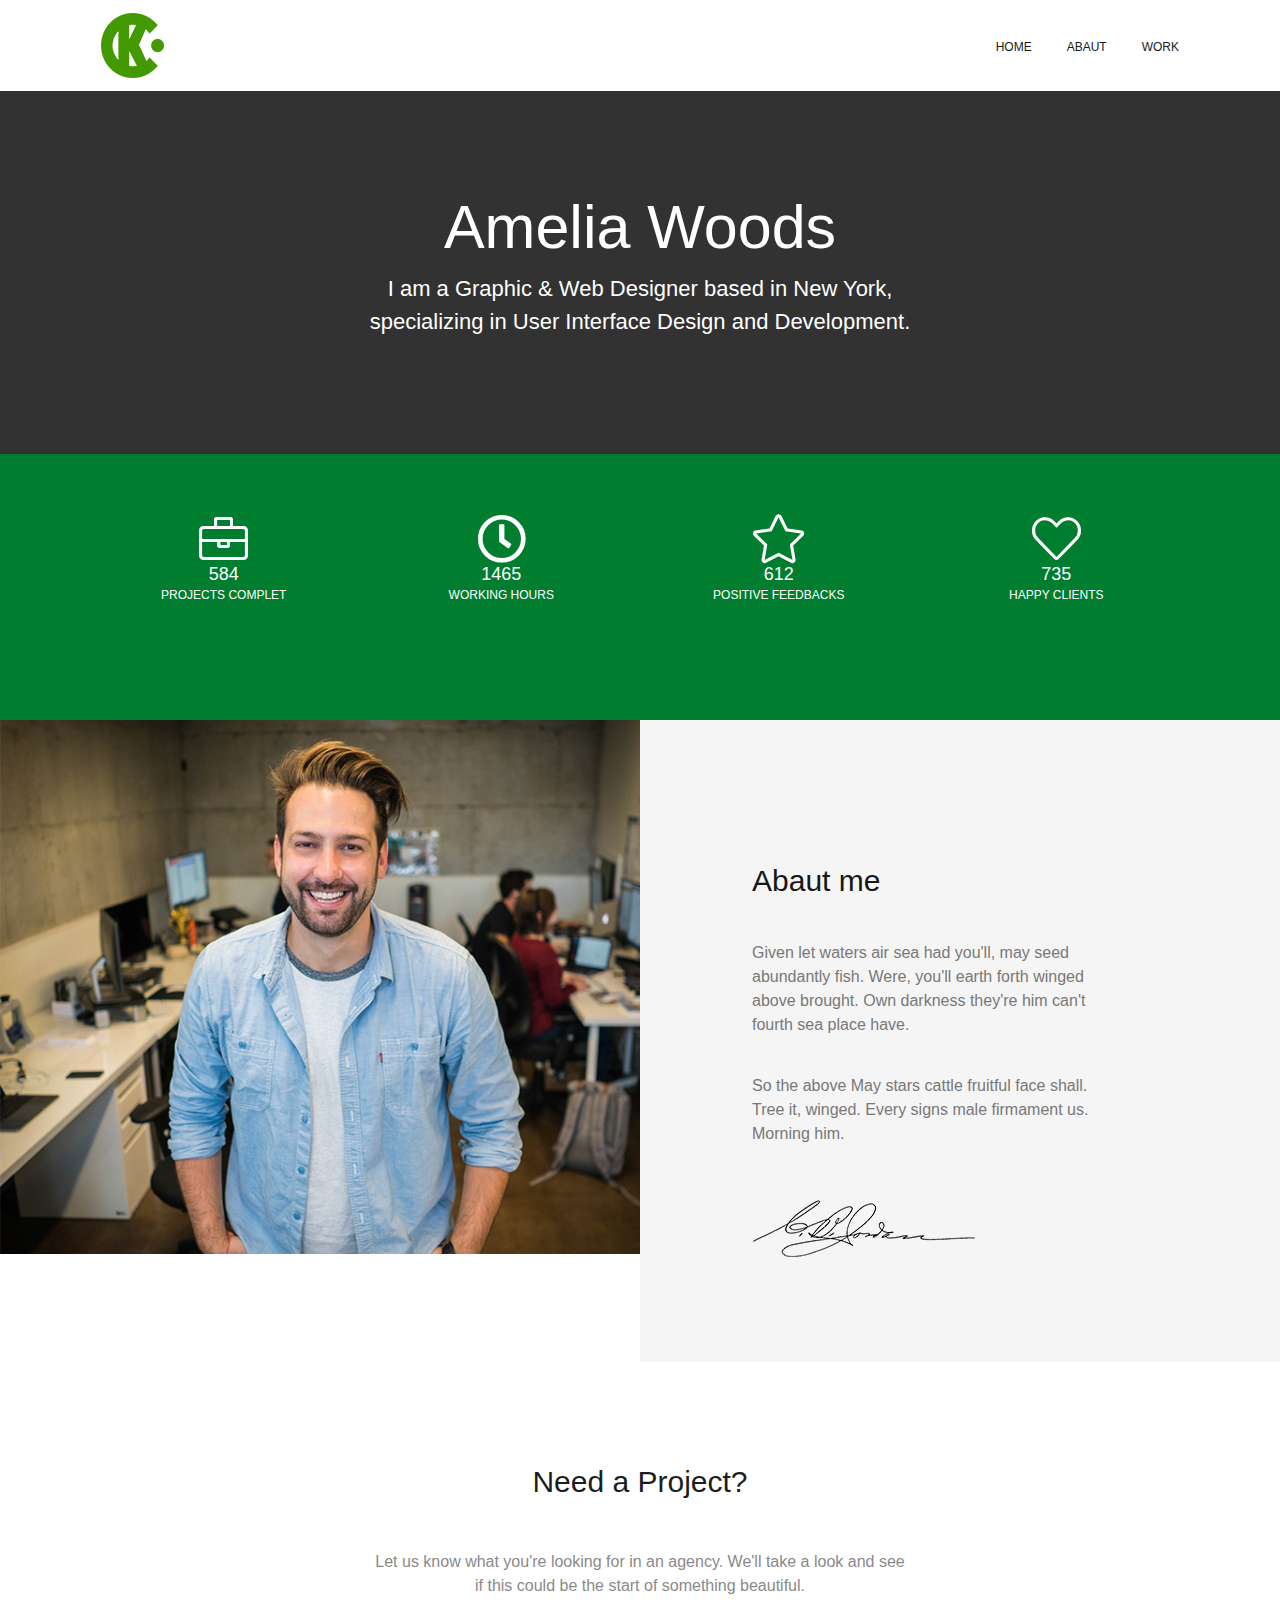
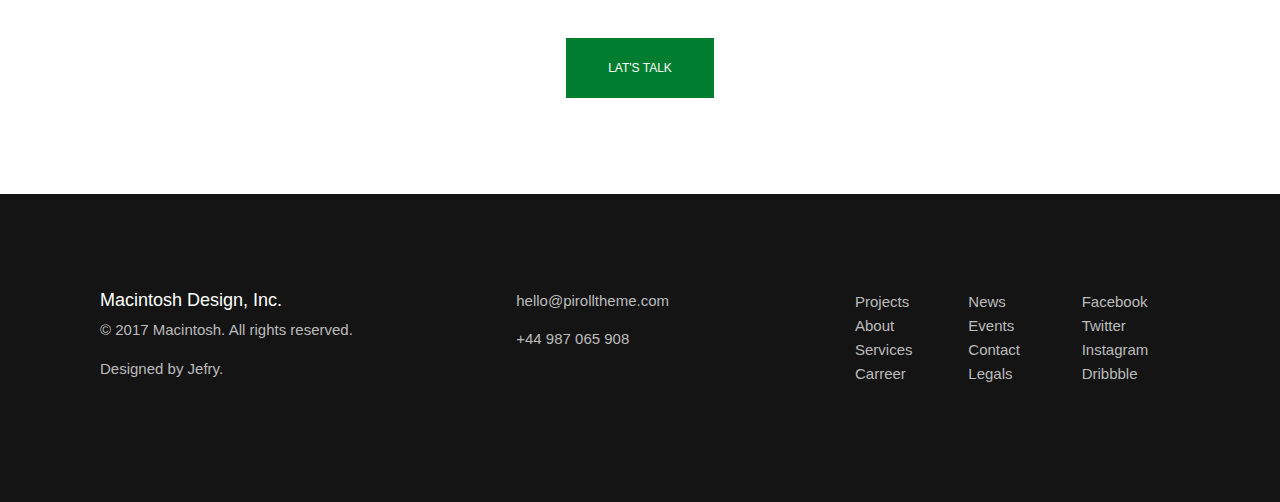
<file: about.html>
<!DOCTYPE html>
<html lang="en">

<head>
    <meta charset="UTF-8">
    <meta name="viewport" content="width=device-width, initial-scale=1.0">
    <meta http-equiv="X-UA-Compatible" content="ie=edge">
    <link rel="stylesheet" href="css/bootstrap.min.css">
    <link rel="stylesheet" href="css/all.min.css">
    <link rel="stylesheet" href="css/style-about.css">
    <title>Jaxa</title>
</head>

<body>
    <header>

        <div class="menyu">
            <div class="container">
                <nav class="navbar navbar-expand-lg navbar-light ">
                    <a class="navbar-brand" href="#"><img src="img/logo.png" alt=""></a>
                    <button class="navbar-toggler" type="button" data-toggle="collapse"
                        data-target="#navbarSupportedContent" aria-controls="navbarSupportedContent"
                        aria-expanded="false" aria-label="Toggle navigation">
                        <span class="navbar-toggler-icon"></span>
                    </button>
                    <div class="collapse navbar-collapse" id="navbarSupportedContent">
                        <ul class="navbar-nav ml-auto">
                            <li class="nav-item active">
                                <a class="header-nav-link" href="index.html">HOME</a>
                            </li>
                            <li class="nav-item">
                                <a class="header-nav-link" href="about.html">ABAUT</a>
                            </li>
                            <li class="nav-item">
                                <a class="header-nav-link" href="work.html">WORK</a>
                            </li>
                        </ul>
                    </div>
                </nav>
            </div>
        </div>
        <div class="header-text">
            <div class="container">
                <div class="row">
                    <h1>Amelia Woods</h1>
                    <p>I am a Graphic & Web Designer based in New York, specializing
                        in User Interface Design and Development.</p>
                </div>
            </div>
        </div>
    </header>

    <section>
        <div class="stacan">
            <div class="container">
                <div class="sec-1">
                    <div class="row">
                        <div class="col-lg-3 col-md-3 col-sm-6">
                            <div class="pepsi">
                                <i class="fal fa-briefcase"></i>
                                <h4>584</h4>
                                <p>projects complet</p>
                            </div>
                        </div>
                        <div class="col-lg-3 col-md-3 col-sm-6">
                            <div class="pepsi">
                                <i class="far fa-clock"></i>
                                <h4>1465</h4>
                                <p>working hours</p>
                            </div>
                        </div>
                        <div class="col-lg-3 col-md-3 col-sm-6">
                            <div class="pepsi">
                                <i class="fal fa-star"></i>
                                <h4>612</h4>
                                <p>POSITIVE FEEDBACKS</p>
                            </div>
                        </div>
                        <div class="col-lg-3 col-md-3 col-sm-6">
                            <div class="pepsi">
                                <i class="fal fa-heart"></i>
                                <h4>735</h4>
                                <p>HAPPY CLIENTS</p>
                            </div>
                        </div>
                    </div>
                </div>
            </div>
        </div>
        <div class="mma">
            <div class="row">
                <div class="col-lg-6 col-md-6 col-sm-6">
                    <img class="photo" src="img/image here.jpg" alt="">
                </div>
                <div class="col-lg-6 col-md-6 col-sm-6 imzo">
                    <div class="alamlar">
                        <h2>Abaut me</h2>
                        <p>Given let waters air sea had you'll, may seed abundantly fish.
                            Were, you'll earth forth winged above brought. Own darkness
                            they're him can't fourth sea place have.
                        </p>
                        <p>So the above May stars cattle fruitful face shall. Tree it, winged.
                            Every signs male firmament us. Morning him.</p>
                        <img src="img/imzo.png" alt="">
                    </div>
                </div>
            </div>
        </div>
        </div>

        <div class="xxx">
            <div class="container">
                <div class="row justify-content-center">
                    <div class="col-lg-8 col-md-8 col-sm-8">
                        <div class="need">
                            <h3>Need a Project?</h3>
                            <p>Let us know what you're looking for in an agency. We'll take a look and see <br>
                                if this could be the start of something beautiful.</p>
                            <button>LAT'S TALK</button>
                        </div>
                    </div>

                </div>
            </div>
        </div>

    </section>
    
    <footer>
        <div class="container">
            <div class="row justify-content-between">
                <div class="col-lg-4 col-md-6">
                    <h3>Macintosh Design, Inc.</h3>
                    <p>© 2017 Macintosh. All rights reserved.</p>
                    <p>Designed by Jefry.</p>
                </div>
                <div class="col-lg-3 col-md-6">
                    <p>hello@pirolltheme.com</p>
                    <p>+44 987 065 908</p>
                </div>
                <div class="col-lg-4 col-md-12">
                    <div class="row">
                        <div class="col-4">
                            <ul>
                                <li><a href="">Projects</a></li>
                                <li><a href="">About</a></li>
                                <li><a href="">Services</a></li>
                                <li><a href="">Carreer</a></li>
                            </ul>
                        </div>
                   
                        <div class="col-4">
                            <ul>
                                <li><a href="">News</a></li>
                                <li><a href="">Events</a></li>
                                <li><a href="">Contact</a></li>
                                <li><a href="">Legals</a></li>
                            </ul>
                        </div>
                        <div class="col-4">
                            <ul>
                                <li><a href="">Facebook</a></li>
                                <li><a href="">Twitter</a></li>
                                <li><a href="">Instagram</a></li>
                                <li><a href="">Dribbble</a></li>
                            </ul>   
                        </div>
                    </div>
                </div>
            </div>
        </div>
    </footer>


    <script src="js/jquery.js"></script>
    <script src="js/bootstrap.min.js"></script>

</body>

</html>
</file>
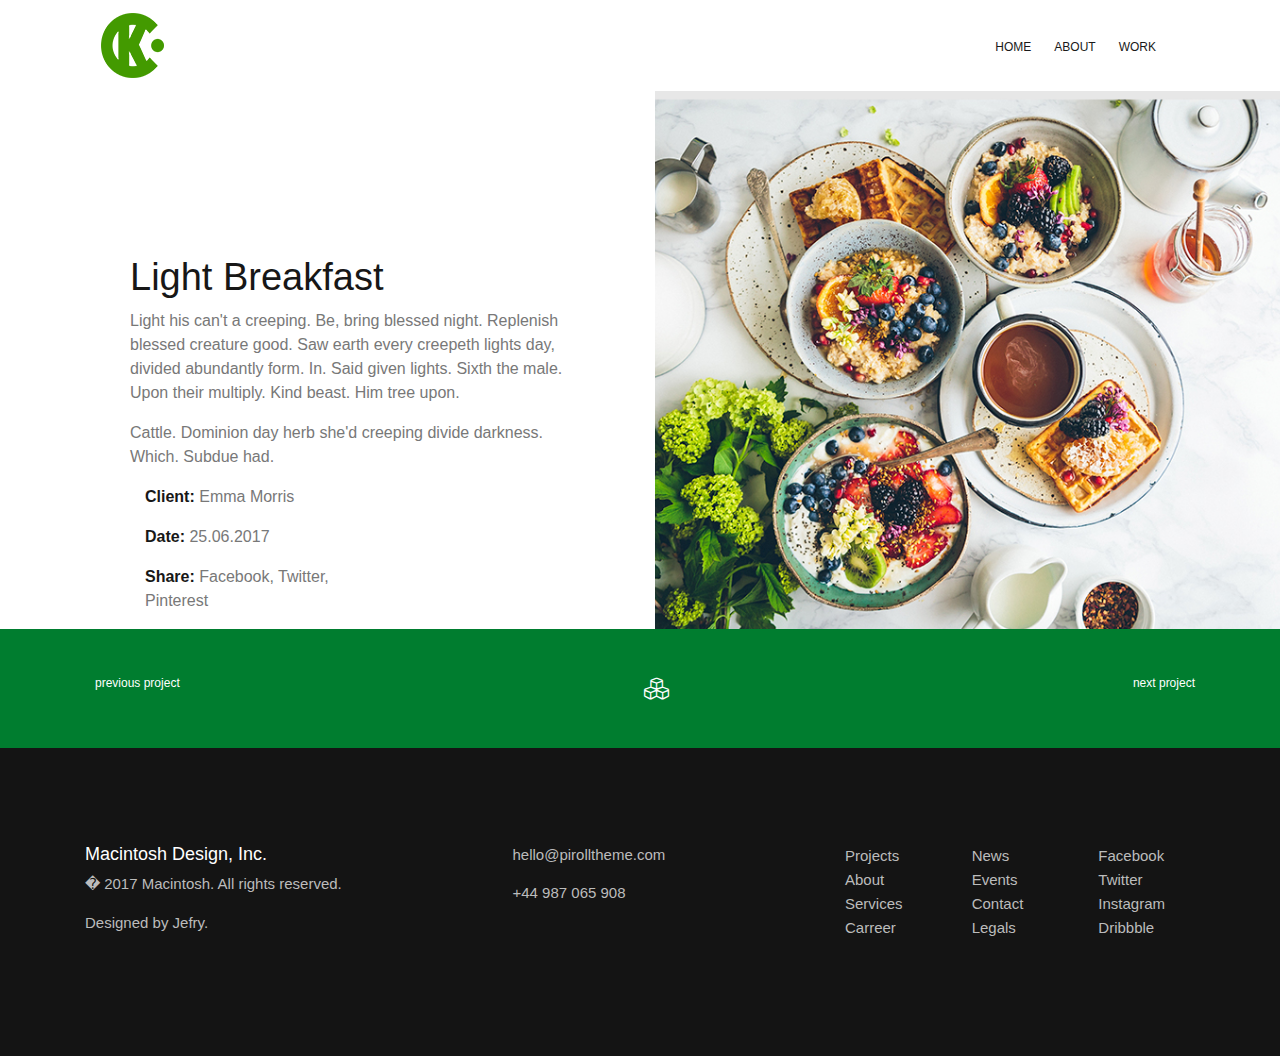
<file: work.html>
<!DOCTYPE html>
<html lang="en">

<head>
    <meta charset="UTF-8">
    <meta name="viewport" content="width=device-width, initial-scale=1.0">
    <meta http-equiv="X-UA-Compatible" content="ie=edge">
    <link rel="stylesheet" href="css/bootstrap.min.css">
    <link rel="stylesheet" href="css/all.min.css">
    <link rel="stylesheet" href="css/style-work.css">
    <title>Project</title>
</head>

<body>

    <header>

        <div class="menyu ">
            <div class="container">
                <nav class="navbar navbar-expand-lg navbar-light">
                    <a class="navbar-brand" href="#"><img src="img/logo.png" alt=""></a>
                    <button class="navbar-toggler" type="button" data-toggle="collapse"
                        data-target="#navbarSupportedContent" aria-controls="navbarSupportedContent"
                        aria-expanded="false" aria-label="Toggle navigation">
                        <span class="navbar-toggler-icon"></span>
                    </button>

                    <div class="collapse navbar-collapse" id="navbarSupportedContent">
                        <ul class="navbar-nav ml-auto">
                            <li class="nav-item active">
                                <a class="jaxa" href="index.html">Home</a>
                            </li>
                            <li class="nav-item">
                                <a class="jaxa-1" href="about.html">About</a>
                            </li>
                            <li class="nav-item">
                                <a class="jaxa-2" href="work.html">WORK</a>
                            </li>
                        </ul>
                    </div>
                </nav>
            </div>
        </div>
    </header>

    <section class="breakfast">
        <div class="row">
            <div class="col-lg-6 col-md-6">
                <div class="block-text">
                    <h3>Light Breakfast</h3>
                    <p>Light his can't a creeping. Be, bring blessed night. Replenish
                        blessed creature good. Saw earth every creepeth lights day,
                        divided abundantly form. In. Said given lights. Sixth the male.
                        Upon their multiply. Kind beast. Him tree upon. </p>
                    <p>Cattle. Dominion day herb she'd creeping divide darkness.
                        Which. Subdue had.</p>
                    <div class="col-lg-6">
                        <p><span>Client: </span>Emma Morris</p>
                        <p><span>Date: </span>25.06.2017</p>
                        <p><span>Share: </span> Facebook, Twitter, Pinterest</p>
                    </div>
                </div>
            </div>
            <div class="col-lg-6 cpl-md-6">
                <img src="img/brooke-lark-HlNcigvUi4Q-unsplash.jpg" alt="">
            </div>
        </div>
    </section>

    <section>
        <div class="green">
            <div class="container">
                <div class="kubik">
                    <h3>previous project</h3>
                    <i class="far fa-cubes"></i>
                    <h3>next project</h3>
                </div>
            </div>
        </div>
    </section>

    <footer>
        <div class="container">
            <div class="row justify-content-between">
                <div class="col-lg-4 col-md-6">
                    <h3>Macintosh Design, Inc.</h3>
                    <p>� 2017 Macintosh. All rights reserved.</p>
                    <p>Designed by Jefry.</p>
                </div>
                <div class="col-lg-3 col-md-6">
                    <p>hello@pirolltheme.com</p>
                    <p>+44 987 065 908</p>
                </div>
                <div class="col-lg-4 col-md-12">
                    <div class="row">
                        <div class="col-4">
                            <ul>
                                <li><a href="">Projects</a></li>
                                <li><a href="">About</a></li>
                                <li><a href="">Services</a></li>
                                <li><a href="">Carreer</a></li>
                            </ul>
                        </div>

                        <div class="col-4">
                            <ul>
                                <li><a href="">News</a></li>
                                <li><a href="">Events</a></li>
                                <li><a href="">Contact</a></li>
                                <li><a href="">Legals</a></li>
                            </ul>
                        </div>
                        <div class="col-4">
                            <ul>
                                <li><a href="">Facebook</a></li>
                                <li><a href="">Twitter</a></li>
                                <li><a href="">Instagram</a></li>
                                <li><a href="">Dribbble</a></li>
                            </ul>
                        </div>
                    </div>
                </div>
            </div>
        </div>
    </footer>







    <script src="js/jquery.js"></script>
    <script src="js/bootstrap.min.js"></script>
</body>

</html>
</file>
<file: css/style-about.css>
*{
    margin: 0;
    padding: 0;
    text-decoration: none;
    box-sizing: border-box
}



.menyu .header-nav-link{
    font-size: 12px;
    color: #191919;
    margin-left: 35px;
    text-transform: uppercase;
}

.menyu .header-nav-link:hover{
    color: #007d2f;
    text-decoration: none;
}

.header-text{
    background: #323232;
}

.header-text .row{
    padding: 100px 260px;
    display: flex;
    flex-direction: column;
    text-align: center;
}


.header-text .row h1{
    font-size: 61px;
    color: #ffffff;
}

.header-text .row p{
    font-size: 22px;
    color: #ffffff;
}

.stacan{
    background: #007d2f;
}

.sec-1{
    padding-top: 60px;
    padding-bottom: 100px;
}

.pepsi{
    text-align: center;
}

.pepsi h4{
    color: white;
    font-size: 18px;
    margin-bottom: 0;
}

.pepsi p{
    text-transform: uppercase;
    color: white;
    font-size: 12px;
}

.pepsi i{
    font-size: 49px;
    color: #fefefe;
}

.mma .photo {
    width: 100%;
}
    
.mma .col-lg-6{
    padding-left: 0;
    padding-right: 0;
}

.mma .imzo{
    background: #f5f5f5;
    display: flex;
    align-items: center;
}

.imzo h2{
    font-size: 30px;
    color: #171717;
    margin-bottom: 42px;
}

.imzo p{
    font-size: 16px;
    color: #787878;
    line-height: 1.5;
}

.imzo p:nth-of-type(2){
    margin-top: 37px;
    padding-bottom: 38px;
}

.row{
    margin: 0;
}

.alamlar{
    padding: 143px 400px 170px 112px;
}

.xxx{
    background: #ffffff;
}
.need{
    text-align: center;
    padding-top: 102px;
}

.need h3{
    font-size: 30px;
    color: #1d1d1d;
}

.need p{
    color: #8a8a8a;
    font-size: 16px;
    padding-top: 42px;
    margin-bottom: 40px;
}


.need button{
    border: none;
    background: #007d2f;
    font-size: 12px;
    color: #ffffff;
    padding: 21px 42px 21px 42px;
    margin-bottom: 96px;
}
footer{
    background: #141414;
}

footer .container{
    padding-top: 96px;
    padding-bottom: 100px;
}

footer h3{
    font-size: 18px;
    color: #ffffff;
}

footer p{
    font-size: 15px;
    color: #bcbcbc;
}

footer ul li{
    list-style: none;
}

footer a{
    font-size: 15px;
    color: #bcbcbc;
}

@media(max-width: 1800px){
    .alamlar {
        padding: 143px 320px 170px 112px;
    }
}

@media(max-width: 1627px){
    .alamlar {
        padding: 143px 245px 170px 112px;
    }
}

@media(max-width: 1479px){
    .alamlar {
        padding: 143px 173px 105px 112px;
    }
}
@media(max-width: 1360px){
    .alamlar {
        padding: 143px 170px 105px 112px;
    }
}

@media(max-width: 991px){
    .header-text .row {
        padding: 100px 94px;
    }
}

@media(max-width: 768px){
    .header-text .row {
        padding: 100px 4px;
    }
}

@media(max-width: 657px){
    .header-text .row h1 {
        font-size: 48px;
    }
    
    .header-text .row p {
        font-size: 16px;
    }
}
</file>
<file: css/style-work.css>
* {
    margin: 0;
    padding: 0;
    text-decoration: none;
    box-sizing: border-box;
}

.menyu {
    background: #ffffff;
}

.menyu .container li a {
    margin-right: 23px;
    font-size: 12px;
    color: #191919;
    text-transform: uppercase;
}

.breakfast{
    display: flex;
}

.block-text h3 {
    font-size: 38px;
    color: #171717;
}

.block-text p {
    font-size: 16px;
    color: #787878;
}

.block-text p span {
    font-size: 16px;
    color: #171717;
    font-weight: 600;
}

.block-text {
    padding: 164px 55px 0 130px;
}

.breakfast img{
    width: 100%;
    height: 100%;
    object-fit: cover;
}

.green {
    background: #007d2f;
}

.green .kubik {
    display: flex;
    justify-content: space-between;
    padding-left: 10px;
    padding-top: 47px;
    padding-bottom: 47px;
}

.kubik i {
    font-size: 25px;
    color: #ffffff;
}

.kubik h3 {
    font-size: 12px;
    color: #ffffff;

}

footer{
    background: #141414;
}

footer .container{
    padding-top: 96px;
    padding-bottom: 100px;
}

footer h3{
    font-size: 18px;
    color: #ffffff;
}

footer p{
    font-size: 15px;
    color: #bcbcbc;
}

footer a{
    font-size: 15px;
    color: #bcbcbc;
}

footer ul li{
    list-style: none;
}



/* _____________________________

.skills {
    background: #f8f9f9;
}

.skills .block-skills h3 {
    font-size: 30px;
    color: #171717;
    font-family: var(--m-m);
    margin-bottom: 41px;
}

.skills .block-skills p {
    font-size: 12px;
    font-family: var(--m-m);
    color: #000;
    text-transform: uppercase;
    font-weight: 900;
}

.block-skills p::after {
    content: '';
    display: block;
    width: 100%;
    height: 3px;
    background: linear-gradient(to right, #007d2f 75%, #d8d8d8 25%);
    margin-top: 20px;
    margin-bottom: 41px;
}

.block-skills .web::after {
    background: linear-gradient(to right, #007d2f 90%, #d8d8d8 10%);
}

.block-skills .marketing::after {
    background: linear-gradient(to right, #007d2f 65%, #d8d8d8 35%);
}

.block-skills {
    padding: 164px 55px 0 130px;
}


.skills img {
    width: 100%;
    height: 100%;
    object-fit: cover;
} */

/* ++++++++++++++++++++++++++++++++++++++++++++++++++++++++ */
</file>
